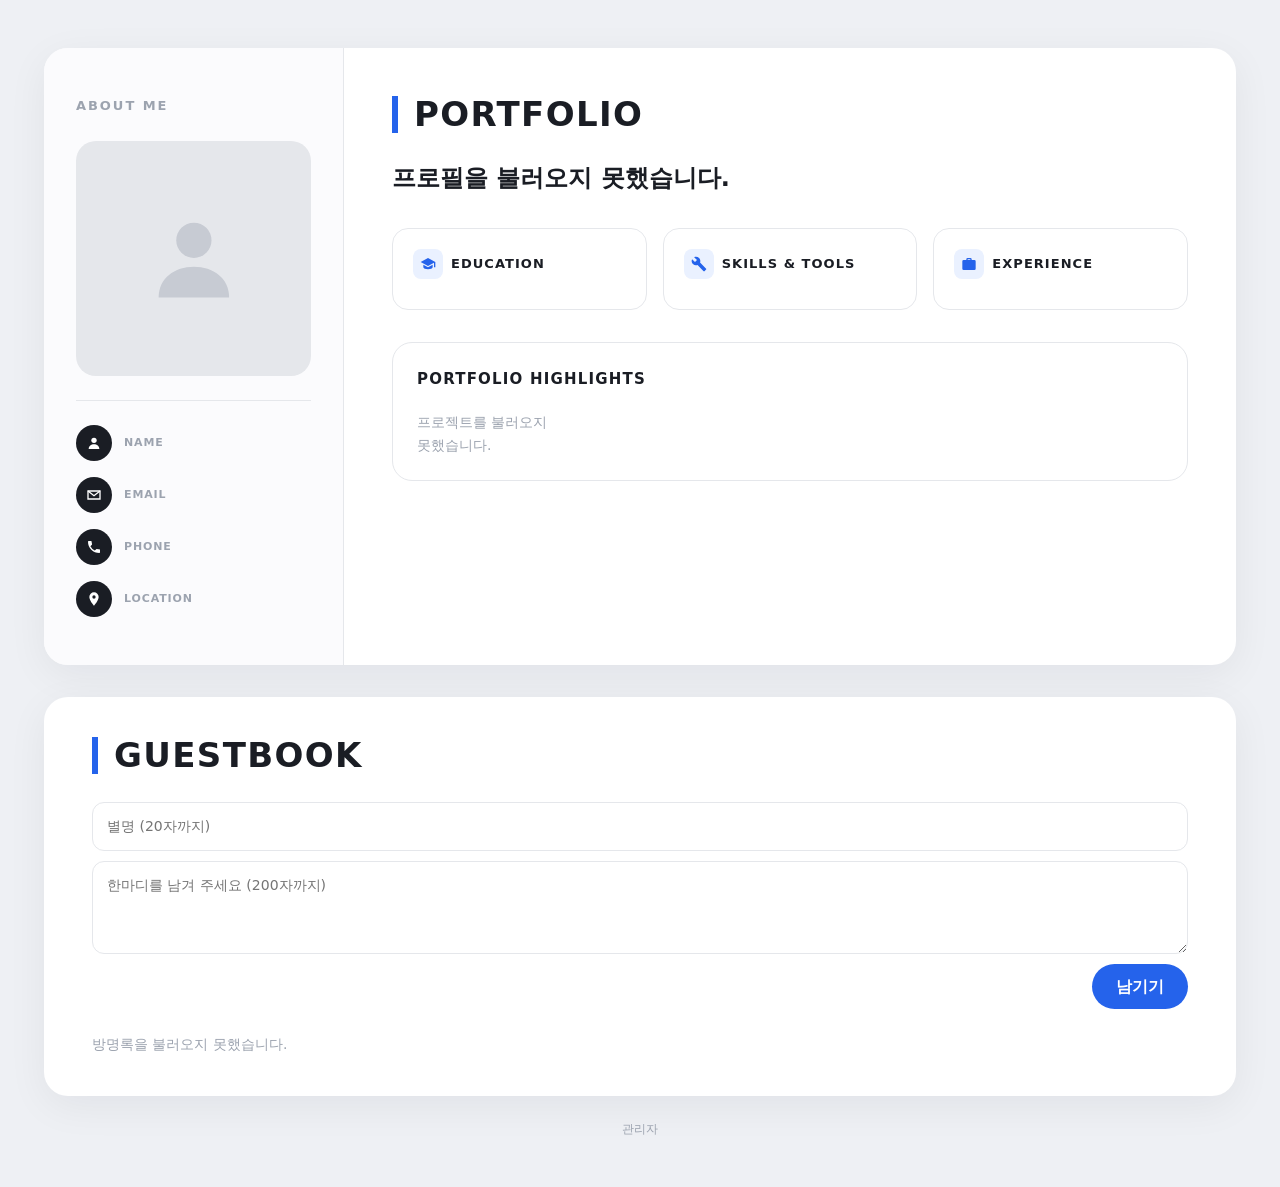
<file: index.html>
<!DOCTYPE html>
<html lang="ko">
<head>
  <meta charset="UTF-8">
  <meta name="viewport" content="width=device-width, initial-scale=1.0">
  <title>Portfolio</title>
  <link rel="stylesheet" href="style.css">
</head>
<body>
  <main class="page">

    <!-- 흰 큰 카드 -->
    <section class="sheet">

      <!-- 왼쪽: ABOUT ME -->
      <aside class="about">
        <p class="label">ABOUT ME</p>

        <div class="photo" id="photo">
          <svg class="photo-empty" viewBox="0 0 24 24" aria-hidden="true">
            <circle cx="12" cy="8" r="4"/><path d="M4 21c0-4.4 3.6-7 8-7s8 2.6 8 7z"/>
          </svg>
        </div>

        <h2 class="name" id="name"></h2>
        <p class="job" id="title"></p>
        <p class="badge" id="career-badge"></p>

        <ul class="contact">
          <li>
            <span class="icon" aria-hidden="true">
              <svg viewBox="0 0 24 24"><circle cx="12" cy="8" r="4"/><path d="M4 21c0-4.4 3.6-7 8-7s8 2.6 8 7z"/></svg>
            </span>
            <span><small>NAME</small><span id="contact-name"></span></span>
          </li>
          <li>
            <span class="icon" aria-hidden="true">
              <svg viewBox="0 0 24 24"><path d="M3 6h18v12H3z" fill="none" stroke="currentColor" stroke-width="2"/><path d="M3 6l9 7 9-7" fill="none" stroke="currentColor" stroke-width="2"/></svg>
            </span>
            <span><small>EMAIL</small><span id="contact-email"></span></span>
          </li>
          <li>
            <span class="icon" aria-hidden="true">
              <svg viewBox="0 0 24 24"><path d="M6.6 10.8a15.1 15.1 0 0 0 6.6 6.6l2.2-2.2a1 1 0 0 1 1-.25 11.4 11.4 0 0 0 3.6.6 1 1 0 0 1 1 1V20a1 1 0 0 1-1 1A17 17 0 0 1 3 4a1 1 0 0 1 1-1h3.5a1 1 0 0 1 1 1c0 1.25.2 2.45.6 3.6a1 1 0 0 1-.25 1z"/></svg>
            </span>
            <span><small>PHONE</small><span id="contact-phone"></span></span>
          </li>
          <li>
            <span class="icon" aria-hidden="true">
              <svg viewBox="0 0 24 24"><path d="M12 2a7 7 0 0 0-7 7c0 5.2 7 13 7 13s7-7.8 7-13a7 7 0 0 0-7-7zm0 9.5A2.5 2.5 0 1 1 12 6.5a2.5 2.5 0 0 1 0 5z"/></svg>
            </span>
            <span><small>LOCATION</small><span id="contact-location"></span></span>
          </li>
        </ul>
      </aside>

      <!-- 오른쪽: PORTFOLIO -->
      <div class="content">
        <h1 class="big-title">PORTFOLIO</h1>

        <p class="headline" id="headline"></p>
        <p class="intro" id="intro"></p>

        <div class="facts">
          <div class="fact">
            <h3>
              <span class="fact-icon" aria-hidden="true">
                <svg viewBox="0 0 24 24"><path d="M12 3 1 9l11 6 9-4.9V17h2V9z"/><path d="M5 13.2V17c0 1.7 3.1 3 7 3s7-1.3 7-3v-3.8l-7 3.8z"/></svg>
              </span>
              EDUCATION
            </h3>
            <p id="education"></p>
          </div>
          <div class="fact">
            <h3>
              <span class="fact-icon" aria-hidden="true">
                <svg viewBox="0 0 24 24"><path d="M22.7 19 13.6 9.9c.9-2.3.4-5-1.5-6.9-2-2-5-2.4-7.4-1.3L9 6 6 9 1.6 4.7C.4 7.1.9 10.1 2.9 12.1c1.9 1.9 4.6 2.4 6.9 1.5l9.1 9.1c.4.4 1 .4 1.4 0l2.3-2.3c.5-.4.5-1.1.1-1.4z"/></svg>
              </span>
              SKILLS &amp; TOOLS
            </h3>
            <p id="skills"></p>
          </div>
          <div class="fact">
            <h3>
              <span class="fact-icon" aria-hidden="true">
                <svg viewBox="0 0 24 24"><path d="M10 3h4a2 2 0 0 1 2 2v1h4a2 2 0 0 1 2 2v11a2 2 0 0 1-2 2H4a2 2 0 0 1-2-2V8a2 2 0 0 1 2-2h4V5a2 2 0 0 1 2-2zm4 3V5h-4v1z"/></svg>
              </span>
              EXPERIENCE
            </h3>
            <p id="experience"></p>
          </div>
        </div>

        <div class="highlights">
          <h3 class="box-title">PORTFOLIO HIGHLIGHTS</h3>
          <div class="cards" id="cards">
            <p class="empty">불러오는 중...</p>
          </div>
        </div>

        <p class="quote" id="quote"></p>
      </div>
    </section>

    <!-- 방명록 -->
    <section class="sheet guestbook">
      <h2 class="big-title">GUESTBOOK</h2>

      <div class="gb-form">
        <input type="text" id="gb-nickname" maxlength="20" placeholder="별명 (20자까지)">
        <textarea id="gb-message" maxlength="200" rows="3" placeholder="한마디를 남겨 주세요 (200자까지)"></textarea>
        <div class="gb-actions">
          <p class="gb-status" id="gb-status"></p>
          <button type="button" id="gb-submit">남기기</button>
        </div>
      </div>

      <ul class="gb-list" id="gb-list">
        <li class="empty">불러오는 중...</li>
      </ul>
    </section>

    <p class="admin-link"><a href="admin.html">관리자</a></p>
  </main>

  <script src="script.js"></script>
</body>
</html>
</file>
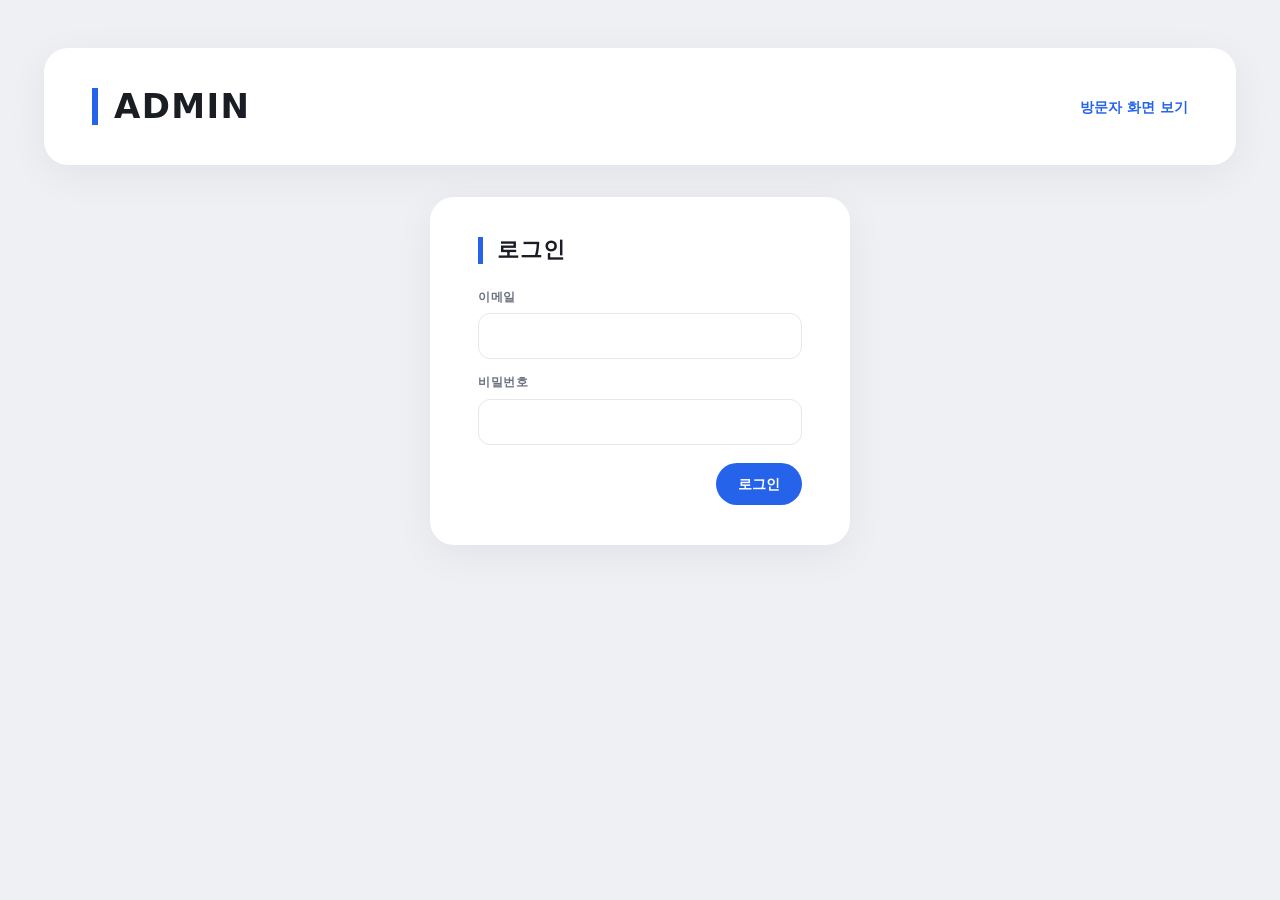
<file: admin.html>
<!DOCTYPE html>
<html lang="ko">
<head>
  <meta charset="UTF-8">
  <meta name="viewport" content="width=device-width, initial-scale=1.0">
  <meta name="robots" content="noindex">
  <title>관리자 | Portfolio</title>
  <link rel="stylesheet" href="style.css">
  <style>
    /* ===== 관리자 화면에만 쓰는 모양 (색·글꼴은 style.css 그대로) ===== */
    .panel {
      background: var(--sheet);
      border-radius: 24px;
      box-shadow: 0 10px 40px rgba(17, 24, 39, 0.06);
      padding: 40px 48px;
      margin-bottom: 32px;
    }

    .panel[hidden] {
      display: none;
    }

    .top {
      display: flex;
      align-items: center;
      justify-content: space-between;
      flex-wrap: wrap;
      gap: 16px;
    }

    .top .big-title {
      margin: 0;
    }

    .top-right {
      display: flex;
      align-items: center;
      flex-wrap: wrap;
      gap: 12px;
      font-size: 14px;
      color: var(--gray);
    }

    .top-right a {
      color: var(--blue);
      font-weight: 700;
      text-decoration: none;
    }

    .section-title {
      margin: 0 0 24px;
      padding-left: 14px;
      border-left: 5px solid var(--blue);
      font-size: 22px;
      font-weight: 900;
      letter-spacing: 0.04em;
      line-height: 1.2;
    }

    .help {
      margin: -12px 0 20px;
      color: var(--gray);
      font-size: 14px;
    }

    /* 입력 칸 */
    .form {
      display: grid;
      grid-template-columns: repeat(2, 1fr);
      gap: 14px 16px;
    }

    .field {
      display: grid;
      gap: 6px;
      min-width: 0;
    }

    .field.wide {
      grid-column: 1 / -1;
    }

    .field > span {
      font-size: 12px;
      font-weight: 800;
      letter-spacing: 0.06em;
      color: var(--gray);
    }

    .field input,
    .field textarea {
      width: 100%;
      padding: 11px 14px;
      border: 1px solid var(--line);
      border-radius: 12px;
      font: inherit;
      font-size: 14px;
      resize: vertical;
      background: #fff;
    }

    .field input[readonly] {
      background: #f7f8fa;
      color: var(--gray);
    }

    .field input:focus,
    .field textarea:focus {
      outline: 2px solid var(--blue);
      outline-offset: -1px;
    }

    .file-row {
      display: flex;
      align-items: center;
      flex-wrap: wrap;
      gap: 10px;
    }

    .file-row input[type="file"] {
      flex: 1;
      min-width: 0;
      padding: 8px;
      border: 1px dashed var(--line);
      border-radius: 12px;
      font-size: 13px;
    }

    .preview {
      width: 96px;
      height: 96px;
      border-radius: 16px;
      background: var(--placeholder);
      overflow: hidden;
      flex: none;
    }

    .preview img {
      width: 100%;
      height: 100%;
      object-fit: cover;
      display: block;
    }

    .actions {
      grid-column: 1 / -1;
      display: flex;
      align-items: center;
      justify-content: flex-end;
      flex-wrap: wrap;
      gap: 12px;
      margin-top: 4px;
    }

    .msg {
      margin: 0;
      font-size: 13px;
      color: var(--gray);
    }

    .msg.error {
      color: #dc2626;
    }

    /* 버튼 */
    .btn {
      padding: 10px 22px;
      border: 0;
      border-radius: 999px;
      background: var(--blue);
      color: #fff;
      font: inherit;
      font-size: 14px;
      font-weight: 700;
      cursor: pointer;
      white-space: nowrap;
    }

    .btn.line {
      background: #fff;
      border: 1px solid var(--line);
      color: var(--text);
    }

    .btn.danger {
      background: #fff;
      border: 1px solid #fecaca;
      color: #dc2626;
    }

    .btn.small {
      padding: 6px 12px;
      font-size: 12px;
    }

    .btn:disabled {
      opacity: 0.5;
      cursor: default;
    }

    /* 로그인 */
    .login {
      max-width: 420px;
      margin: 0 auto 32px;
    }

    .login .form {
      grid-template-columns: 1fr;
    }

    .notice {
      text-align: center;
      font-size: 18px;
      font-weight: 800;
    }

    /* 목록 */
    .list {
      list-style: none;
      margin: 0;
      padding: 0;
      display: grid;
      gap: 12px;
    }

    .row {
      display: flex;
      align-items: center;
      gap: 16px;
      padding: 14px 16px;
      border: 1px solid var(--line);
      border-radius: 14px;
    }

    .row.editing {
      border-color: var(--blue);
      background: var(--blue-soft);
    }

    .row-thumb {
      width: 72px;
      aspect-ratio: 16 / 10;
      border-radius: 8px;
      background: var(--placeholder);
      overflow: hidden;
      flex: none;
    }

    .row-thumb img {
      width: 100%;
      height: 100%;
      object-fit: cover;
      display: block;
    }

    .row-main {
      flex: 1;
      min-width: 0;
    }

    .row-meta {
      color: var(--blue);
      font-size: 12px;
      font-weight: 700;
    }

    .row-title {
      font-weight: 800;
      overflow-wrap: anywhere;
    }

    .row-sub {
      color: var(--gray);
      font-size: 13px;
      overflow-wrap: anywhere;
      white-space: pre-line;
    }

    .row-buttons {
      display: flex;
      flex-wrap: wrap;
      justify-content: flex-end;
      gap: 6px;
      flex: none;
    }

    .count {
      font-weight: 800;
      color: #e11d48;
    }

    .divider {
      margin: 32px 0 24px;
      border: 0;
      border-top: 1px solid var(--line);
    }

    @media (max-width: 860px) {
      .panel {
        padding: 28px 20px;
      }

      .form {
        grid-template-columns: 1fr;
      }

      .row {
        flex-wrap: wrap;
      }

      .row-buttons {
        width: 100%;
        justify-content: flex-start;
      }
    }
  </style>
</head>
<body>
  <main class="page">

    <!-- 맨 위 -->
    <section class="panel top">
      <h1 class="big-title">ADMIN</h1>
      <div class="top-right">
        <span id="who"></span>
        <a href="index.html">방문자 화면 보기</a>
        <button type="button" class="btn line small" id="logout-btn" hidden>로그아웃</button>
      </div>
    </section>

    <!-- 로그인 -->
    <section class="panel login" id="login-panel" hidden>
      <h2 class="section-title">로그인</h2>
      <div class="form">
        <label class="field">
          <span>이메일</span>
          <input type="email" id="login-email" autocomplete="username">
        </label>
        <label class="field">
          <span>비밀번호</span>
          <input type="password" id="login-password" autocomplete="current-password">
        </label>
        <div class="actions">
          <p class="msg" id="login-msg"></p>
          <button type="button" class="btn" id="login-btn">로그인</button>
        </div>
      </div>
    </section>

    <!-- 관리자가 아닐 때 -->
    <section class="panel" id="not-admin-panel" hidden>
      <p class="notice">관리자만 쓸 수 있어요</p>
    </section>

    <!-- 관리자 화면 -->
    <div id="admin-area" hidden>

      <!-- 프로필 -->
      <section class="panel">
        <h2 class="section-title">프로필</h2>
        <div class="form">
          <div class="field wide">
            <span>프로필 사진 (이미지, 10MB까지 · 고르면 바로 올리고 저장돼요)</span>
            <div class="file-row">
              <div class="preview" id="photo-preview"></div>
              <input type="file" id="photo-file" accept="image/png,image/jpeg,image/webp,image/gif">
              <button type="button" class="btn line small" id="photo-clear">사진 빼기</button>
            </div>
          </div>
          <label class="field wide">
            <span>사진 주소 (photo_url)</span>
            <input type="text" id="pf-photo_url" readonly>
          </label>
          <label class="field"><span>이름</span><input type="text" id="pf-name"></label>
          <label class="field"><span>직함</span><input type="text" id="pf-title"></label>
          <label class="field"><span>경력 배지</span><input type="text" id="pf-career_badge"></label>
          <label class="field"><span>이메일</span><input type="text" id="pf-email"></label>
          <label class="field"><span>연락처</span><input type="text" id="pf-phone"></label>
          <label class="field"><span>위치</span><input type="text" id="pf-location"></label>
          <label class="field wide"><span>한 줄 소개 제목 (이름이 들어가면 파란 밑줄)</span><input type="text" id="pf-headline"></label>
          <label class="field wide"><span>소개 글</span><textarea id="pf-intro" rows="4"></textarea></label>
          <label class="field"><span>EDUCATION</span><textarea id="pf-education" rows="3"></textarea></label>
          <label class="field"><span>SKILLS &amp; TOOLS</span><textarea id="pf-skills" rows="3"></textarea></label>
          <label class="field wide"><span>EXPERIENCE</span><textarea id="pf-experience" rows="3"></textarea></label>
          <label class="field wide"><span>맨 아래 한 줄 인용</span><input type="text" id="pf-quote"></label>
          <div class="actions">
            <p class="msg" id="profile-msg"></p>
            <button type="button" class="btn" id="profile-save">프로필 저장</button>
          </div>
        </div>
      </section>

      <!-- 포트폴리오 카드 -->
      <section class="panel">
        <h2 class="section-title" id="project-form-title">카드 추가</h2>
        <div class="form">
          <label class="field"><span>번호 (예: 01)</span><input type="text" id="pj-number"></label>
          <label class="field"><span>분류</span><input type="text" id="pj-category"></label>
          <label class="field wide"><span>제목 (꼭 적기)</span><input type="text" id="pj-title"></label>
          <label class="field wide"><span>설명</span><textarea id="pj-description" rows="3"></textarea></label>
          <label class="field wide"><span>태그 (쉼표로 나누기, 예: 총괄 PM, UI/UX)</span><input type="text" id="pj-tags"></label>
          <div class="field">
            <span>썸네일 이미지 (이미지, 10MB까지)</span>
            <div class="file-row">
              <input type="file" id="pj-thumb-file" accept="image/png,image/jpeg,image/webp,image/gif">
              <button type="button" class="btn line small" id="pj-thumb-clear">빼기</button>
            </div>
            <input type="text" id="pj-thumbnail_url" readonly placeholder="없음">
          </div>
          <div class="field">
            <span>첨부 파일 (이미지 또는 PDF, 10MB까지)</span>
            <div class="file-row">
              <input type="file" id="pj-file-file" accept="image/png,image/jpeg,image/webp,image/gif,application/pdf">
              <button type="button" class="btn line small" id="pj-file-clear">빼기</button>
            </div>
            <input type="text" id="pj-file_url" readonly placeholder="없음">
          </div>
          <div class="actions">
            <p class="msg" id="project-msg"></p>
            <button type="button" class="btn line" id="project-cancel" hidden>수정 그만두기</button>
            <button type="button" class="btn" id="project-save">카드 추가</button>
          </div>
        </div>

        <hr class="divider">

        <h2 class="section-title">카드 목록</h2>
        <p class="help">방문자 화면에 이 순서대로 보여요. 하트 숫자는 좋아요 수예요.</p>
        <ul class="list" id="project-list"></ul>
      </section>

      <!-- 좋아요 -->
      <section class="panel">
        <h2 class="section-title">좋아요</h2>
        <ul class="list" id="like-list"></ul>
      </section>

      <!-- 방명록 -->
      <section class="panel">
        <h2 class="section-title">방명록</h2>
        <ul class="list" id="guestbook-list"></ul>
      </section>

    </div>
  </main>

  <script src="admin.js"></script>
</body>
</html>
</file>
<file: style.css>
/* ===== 기본 색과 글꼴 ===== */
:root {
  --bg: #eef0f4;
  --sheet: #ffffff;
  --text: #1a1d24;
  --gray: #6b7280;
  --light-gray: #9ca3af;
  --line: #e5e7eb;
  --blue: #2563eb;
  --blue-soft: #eaf1ff;
  --placeholder: #e5e7eb;
}

* {
  box-sizing: border-box;
}

body {
  margin: 0;
  background: var(--bg);
  color: var(--text);
  font-family: "Pretendard", "Apple SD Gothic Neo", "Malgun Gothic", "Noto Sans KR", system-ui, sans-serif;
  line-height: 1.6;
  word-break: keep-all;
}

.page {
  max-width: 1240px;
  margin: 0 auto;
  padding: 48px 24px;
}

/* ===== 흰 큰 카드 ===== */
.sheet {
  background: var(--sheet);
  border-radius: 24px;
  box-shadow: 0 10px 40px rgba(17, 24, 39, 0.06);
  display: grid;
  grid-template-columns: 300px 1fr;
  overflow: hidden;
}

/* ===== 왼쪽 ABOUT ME ===== */
.about {
  padding: 48px 32px;
  border-right: 1px solid var(--line);
  background: #fbfbfd;
}

.label {
  margin: 0 0 24px;
  font-size: 13px;
  font-weight: 800;
  letter-spacing: 0.15em;
  color: var(--light-gray);
}

.photo {
  width: 100%;
  aspect-ratio: 1 / 1;
  border-radius: 20px;
  background: var(--placeholder);
  overflow: hidden;
  display: flex;
  align-items: center;
  justify-content: center;
}

.photo img {
  width: 100%;
  height: 100%;
  object-fit: cover;
  display: block;
}

.photo-empty {
  width: 45%;
  fill: #c7cbd3;
}

.name {
  margin: 24px 0 4px;
  font-size: 28px;
  font-weight: 800;
}

.job {
  margin: 0 0 14px;
  color: var(--blue);
  font-weight: 700;
}

.badge {
  display: inline-block;
  margin: 0 0 28px;
  padding: 4px 14px;
  border: 1.5px solid var(--blue);
  border-radius: 999px;
  color: var(--blue);
  font-size: 13px;
  font-weight: 700;
}

.badge:empty {
  display: none;
}

.contact {
  list-style: none;
  margin: 0;
  padding: 24px 0 0;
  border-top: 1px solid var(--line);
  display: grid;
  gap: 16px;
}

.contact li {
  display: flex;
  align-items: center;
  gap: 12px;
  font-size: 14px;
  overflow-wrap: anywhere;
}

.contact small {
  display: block;
  font-size: 11px;
  font-weight: 700;
  letter-spacing: 0.08em;
  color: var(--light-gray);
  line-height: 1.3;
}

.icon {
  flex: none;
  width: 36px;
  height: 36px;
  border-radius: 50%;
  background: var(--text);
  color: #fff;
  display: flex;
  align-items: center;
  justify-content: center;
}

.icon svg {
  width: 16px;
  height: 16px;
  fill: currentColor;
}

/* ===== 오른쪽 PORTFOLIO ===== */
.content {
  padding: 48px 48px 40px;
  min-width: 0;
}

.big-title {
  margin: 0 0 28px;
  padding-left: 16px;
  border-left: 6px solid var(--blue);
  font-size: 34px;
  font-weight: 900;
  letter-spacing: 0.04em;
  line-height: 1.1;
}

.headline {
  margin: 0 0 14px;
  font-size: 24px;
  font-weight: 800;
  line-height: 1.45;
}

.headline .hl-name {
  color: var(--blue);
  text-decoration: underline;
  text-decoration-thickness: 3px;
  text-underline-offset: 6px;
}

.intro {
  margin: 0 0 32px;
  color: var(--gray);
  white-space: pre-line;
}

/* EDUCATION · SKILLS & TOOLS · EXPERIENCE */
.facts {
  display: grid;
  grid-template-columns: repeat(3, 1fr);
  gap: 16px;
  margin-bottom: 32px;
}

.fact {
  padding: 20px;
  border: 1px solid var(--line);
  border-radius: 16px;
}

.fact h3 {
  margin: 0 0 10px;
  display: flex;
  align-items: center;
  gap: 8px;
  font-size: 13px;
  font-weight: 800;
  letter-spacing: 0.08em;
}

.fact-icon {
  width: 30px;
  height: 30px;
  border-radius: 8px;
  background: var(--blue-soft);
  color: var(--blue);
  display: flex;
  align-items: center;
  justify-content: center;
}

.fact-icon svg {
  width: 16px;
  height: 16px;
  fill: currentColor;
}

.fact p {
  margin: 0;
  color: var(--gray);
  font-size: 14px;
  white-space: pre-line;
}

/* PORTFOLIO HIGHLIGHTS 상자 */
.highlights {
  padding: 24px;
  border: 1px solid var(--line);
  border-radius: 20px;
}

.box-title {
  margin: 0 0 20px;
  font-size: 15px;
  font-weight: 800;
  letter-spacing: 0.08em;
}

.cards {
  display: grid;
  grid-template-columns: repeat(4, 1fr);
  gap: 16px;
}

.empty {
  margin: 0;
  color: var(--light-gray);
  font-size: 14px;
}

/* 포트폴리오 카드 하나 */
.card {
  display: flex;
  flex-direction: column;
  border: 1px solid var(--line);
  border-radius: 14px;
  overflow: hidden;
  background: #fff;
  transition: box-shadow 0.2s, transform 0.2s;
}

.card:hover {
  transform: translateY(-3px);
  box-shadow: 0 8px 24px rgba(17, 24, 39, 0.08);
}

.card-open {
  display: block;
  flex: 1;
  width: 100%;
  padding: 0;
  border: 0;
  background: none;
  color: inherit;
  font: inherit;
  text-align: left;
  cursor: pointer;
}

.card-open:disabled {
  cursor: default;
}

/* 브라우저 창 모양 썸네일 */
.browser {
  display: block;
  background: #f3f4f6;
  border-bottom: 1px solid var(--line);
}

.browser-bar {
  display: flex;
  gap: 5px;
  padding: 8px 10px;
  background: #e9ebef;
}

.browser-bar span {
  width: 8px;
  height: 8px;
  border-radius: 50%;
  background: #c4c8cf;
}

.browser-bar span:nth-child(1) { background: #ff6159; }
.browser-bar span:nth-child(2) { background: #ffbd2e; }
.browser-bar span:nth-child(3) { background: #28c941; }

.browser-view {
  display: block;
  aspect-ratio: 16 / 10;
  background: var(--placeholder);
}

.browser-view img {
  width: 100%;
  height: 100%;
  object-fit: cover;
  display: block;
}

.card-body {
  display: block;
  padding: 14px 14px 4px;
}

.card-meta {
  display: block;
  color: var(--blue);
  font-size: 12px;
  font-weight: 700;
}

.card-title {
  display: block;
  margin: 4px 0 6px;
  font-size: 15px;
  font-weight: 800;
  line-height: 1.4;
}

.card-desc {
  display: -webkit-box;
  -webkit-line-clamp: 2;
  -webkit-box-orient: vertical;
  overflow: hidden;
  color: var(--gray);
  font-size: 13px;
  line-height: 1.5;
}

.card-foot {
  display: flex;
  align-items: center;
  justify-content: space-between;
  gap: 8px;
  padding: 8px 14px 14px;
}

.tags {
  min-width: 0;
  display: flex;
  flex-wrap: wrap;
  gap: 4px;
}

.tag {
  padding: 2px 8px;
  border-radius: 6px;
  background: #f1f2f4;
  color: var(--gray);
  font-size: 11px;
  font-weight: 600;
  max-width: 100%;
  white-space: nowrap;
  overflow: hidden;
  text-overflow: ellipsis;
}

/* 좋아요 버튼 */
.like {
  flex: none;
  display: flex;
  align-items: center;
  gap: 4px;
  padding: 4px 8px;
  border: 1px solid var(--line);
  border-radius: 999px;
  background: #fff;
  color: var(--gray);
  font: inherit;
  font-size: 12px;
  font-weight: 700;
  cursor: pointer;
}

.like svg {
  width: 14px;
  height: 14px;
  fill: none;
  stroke: currentColor;
  stroke-width: 2;
}

.like.liked {
  border-color: #fecdd3;
  background: #fff1f2;
  color: #e11d48;
  cursor: default;
}

.like.liked svg {
  fill: currentColor;
}

/* 맨 아래 인용 */
.quote {
  margin: 32px 0 0;
  text-align: center;
  font-style: italic;
  color: var(--gray);
}

.quote:not(:empty)::before { content: "\201C "; }
.quote:not(:empty)::after { content: " \201D"; }

/* ===== 방명록 ===== */
.guestbook {
  display: block;
  margin-top: 32px;
  padding: 40px 48px;
}

.gb-form {
  display: grid;
  gap: 10px;
  margin-bottom: 24px;
}

.gb-form input,
.gb-form textarea {
  width: 100%;
  padding: 12px 14px;
  border: 1px solid var(--line);
  border-radius: 12px;
  font: inherit;
  font-size: 14px;
  resize: vertical;
}

.gb-form input:focus,
.gb-form textarea:focus {
  outline: 2px solid var(--blue);
  outline-offset: -1px;
}

.gb-actions {
  display: flex;
  align-items: center;
  justify-content: flex-end;
  gap: 12px;
}

.gb-status {
  margin: 0;
  color: var(--gray);
  font-size: 13px;
}

#gb-submit {
  padding: 10px 24px;
  border: 0;
  border-radius: 999px;
  background: var(--blue);
  color: #fff;
  font: inherit;
  font-weight: 700;
  cursor: pointer;
}

#gb-submit:disabled {
  opacity: 0.6;
  cursor: default;
}

.gb-list {
  list-style: none;
  margin: 0;
  padding: 0;
  display: grid;
  gap: 12px;
}

.gb-item {
  padding: 16px 18px;
  border: 1px solid var(--line);
  border-radius: 14px;
}

.gb-head {
  display: flex;
  justify-content: space-between;
  gap: 8px;
  margin-bottom: 4px;
}

.gb-nick {
  font-weight: 800;
}

.gb-date {
  color: var(--light-gray);
  font-size: 12px;
}

.gb-text {
  margin: 0;
  color: var(--gray);
  font-size: 14px;
  white-space: pre-line;
  overflow-wrap: anywhere;
}

/* 맨 아래 작은 관리자 링크 */
.admin-link {
  margin: 24px 0 0;
  text-align: center;
  font-size: 12px;
}

.admin-link a {
  color: var(--light-gray);
  text-decoration: none;
}

.admin-link a:hover {
  text-decoration: underline;
}

/* ===== 화면 폭에 따라 ===== */
@media (max-width: 1100px) {
  .cards {
    grid-template-columns: repeat(2, 1fr);
  }
}

@media (max-width: 860px) {
  .page {
    padding: 24px 16px;
  }

  .sheet {
    grid-template-columns: 1fr;
  }

  .about {
    border-right: 0;
    border-bottom: 1px solid var(--line);
    padding: 32px 24px;
  }

  .photo {
    max-width: 220px;
  }

  .content,
  .guestbook {
    padding: 32px 24px;
  }

  .facts {
    grid-template-columns: 1fr;
  }
}

@media (max-width: 560px) {
  .cards {
    grid-template-columns: 1fr;
  }

  .big-title {
    font-size: 28px;
  }

  .headline {
    font-size: 20px;
  }

  .highlights {
    padding: 16px;
  }
}
</file>
